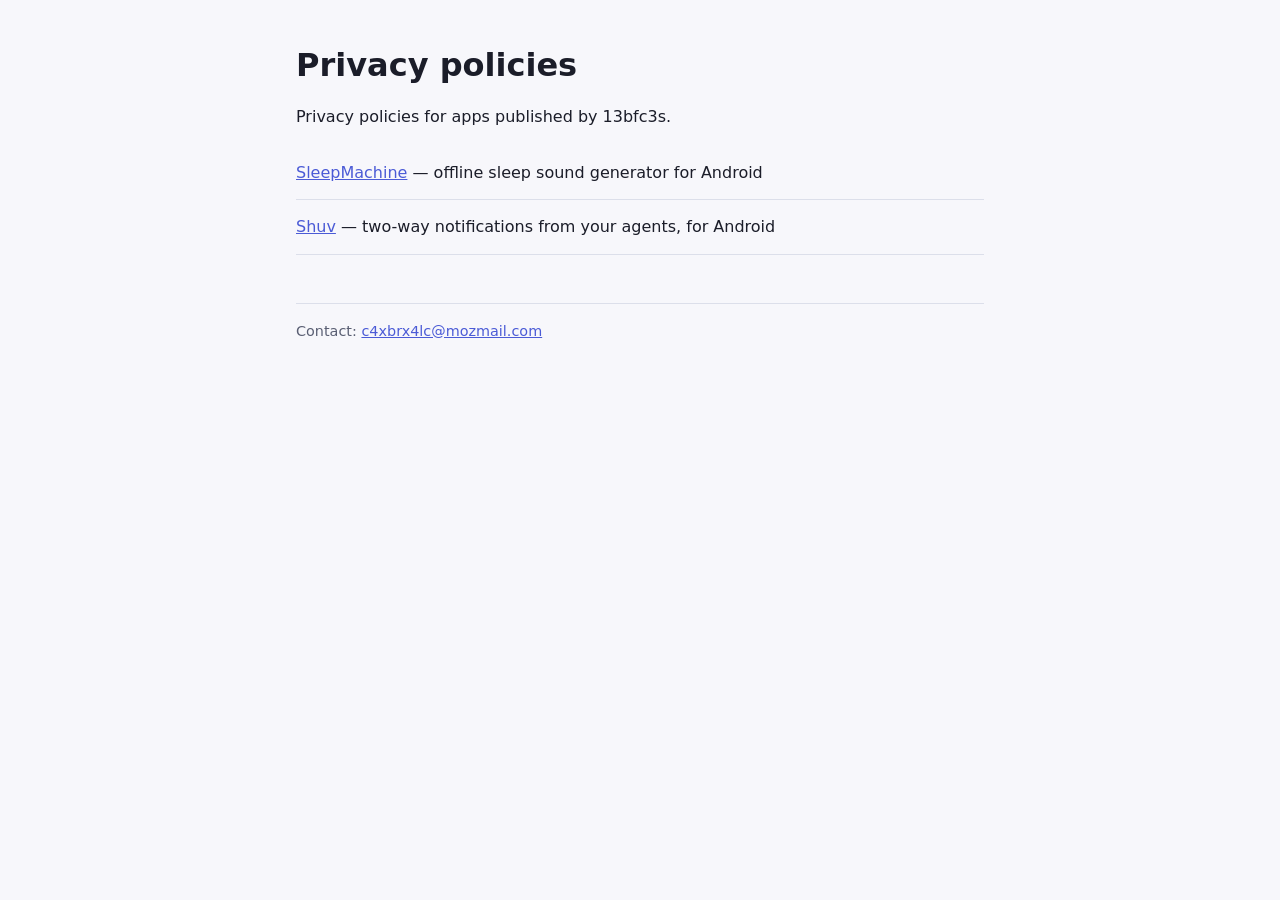
<file: index.html>
<!doctype html>
<html lang="en">
<head>
  <meta charset="utf-8"><meta name="viewport" content="width=device-width, initial-scale=1">
  <title>Privacy Policies — 13bfc3s</title>
  <link rel="stylesheet" href="style.css">
</head>
<body>
<main>
  <h1>Privacy policies</h1>
  <p>Privacy policies for apps published by 13bfc3s.</p>
  <ul class="apps">
    <li><a href="sleepmachine/">SleepMachine</a> — offline sleep sound generator for Android</li>
    <li><a href="shuv/">Shuv</a> — two-way notifications from your agents, for Android</li>
  </ul>
  <footer>Contact: <a href="mailto:c4xbrx4lc@mozmail.com">c4xbrx4lc@mozmail.com</a></footer>
</main>
</body>
</html>
</file>
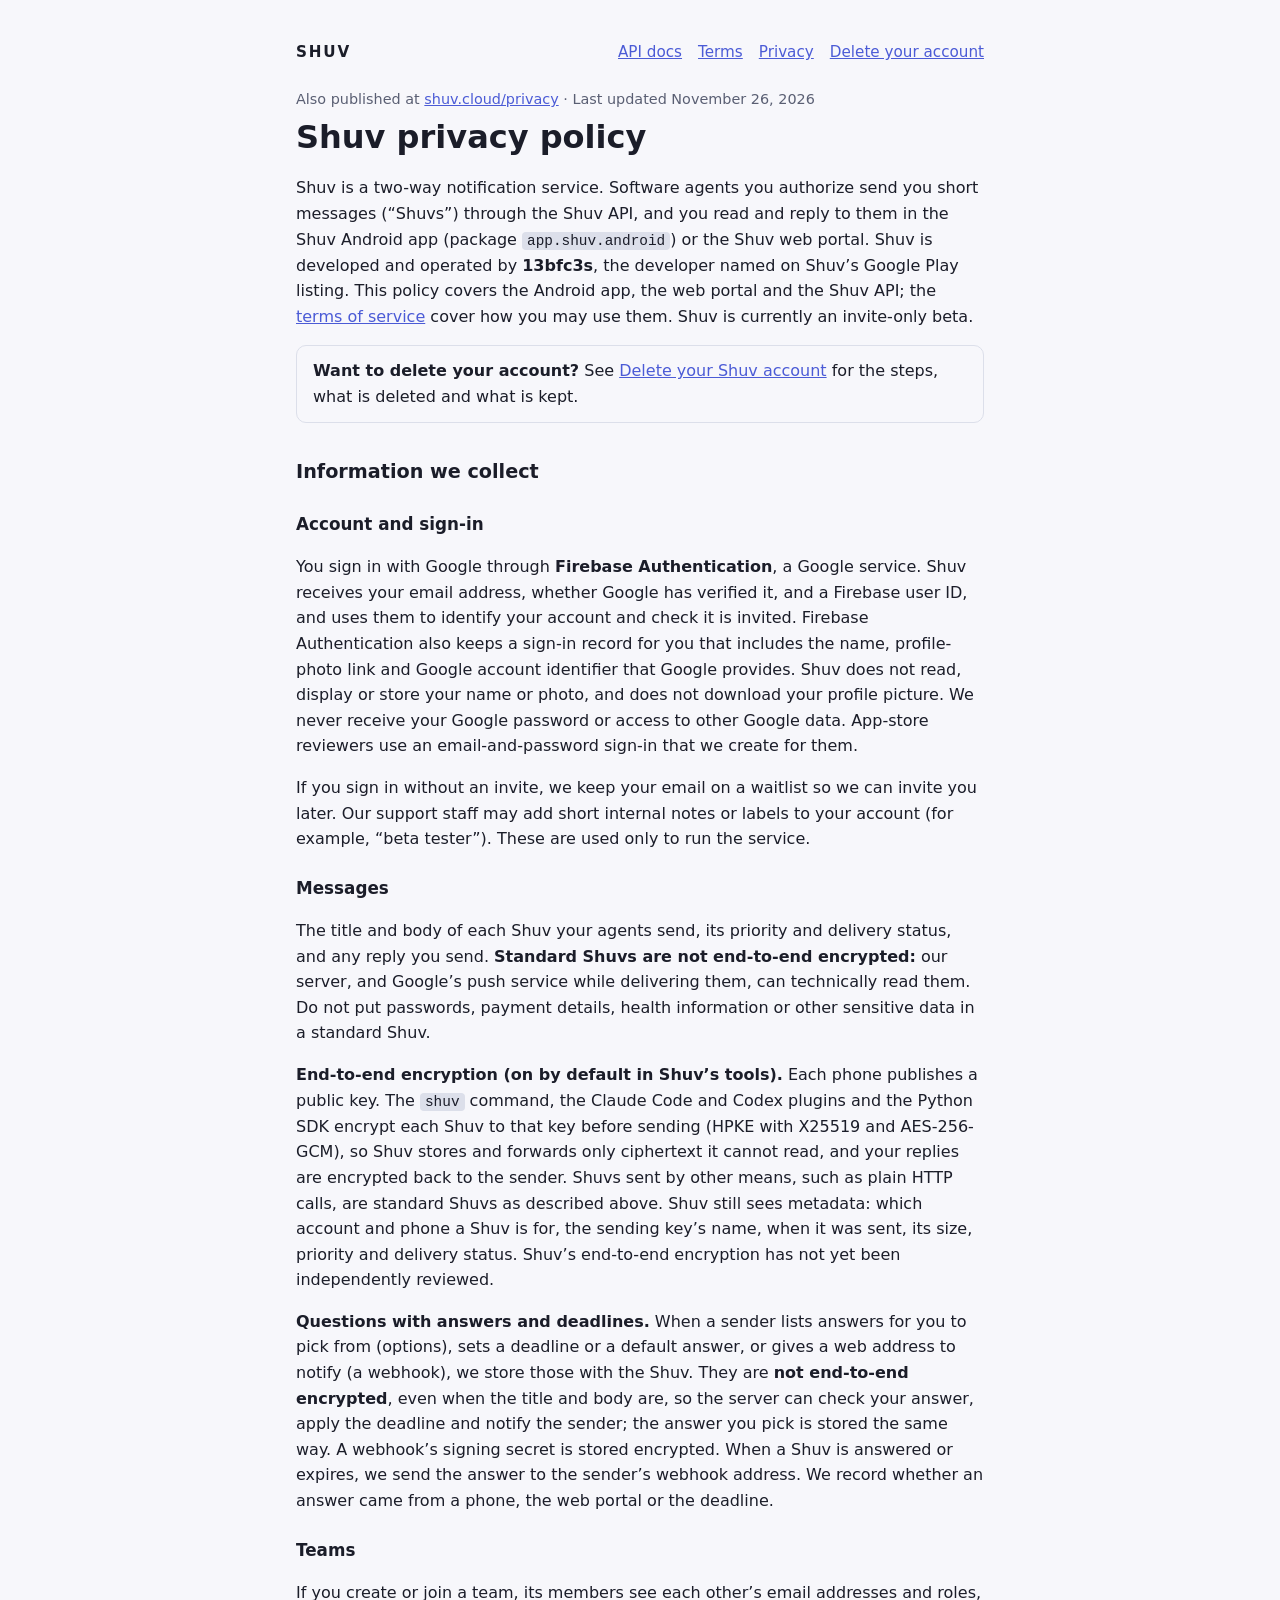
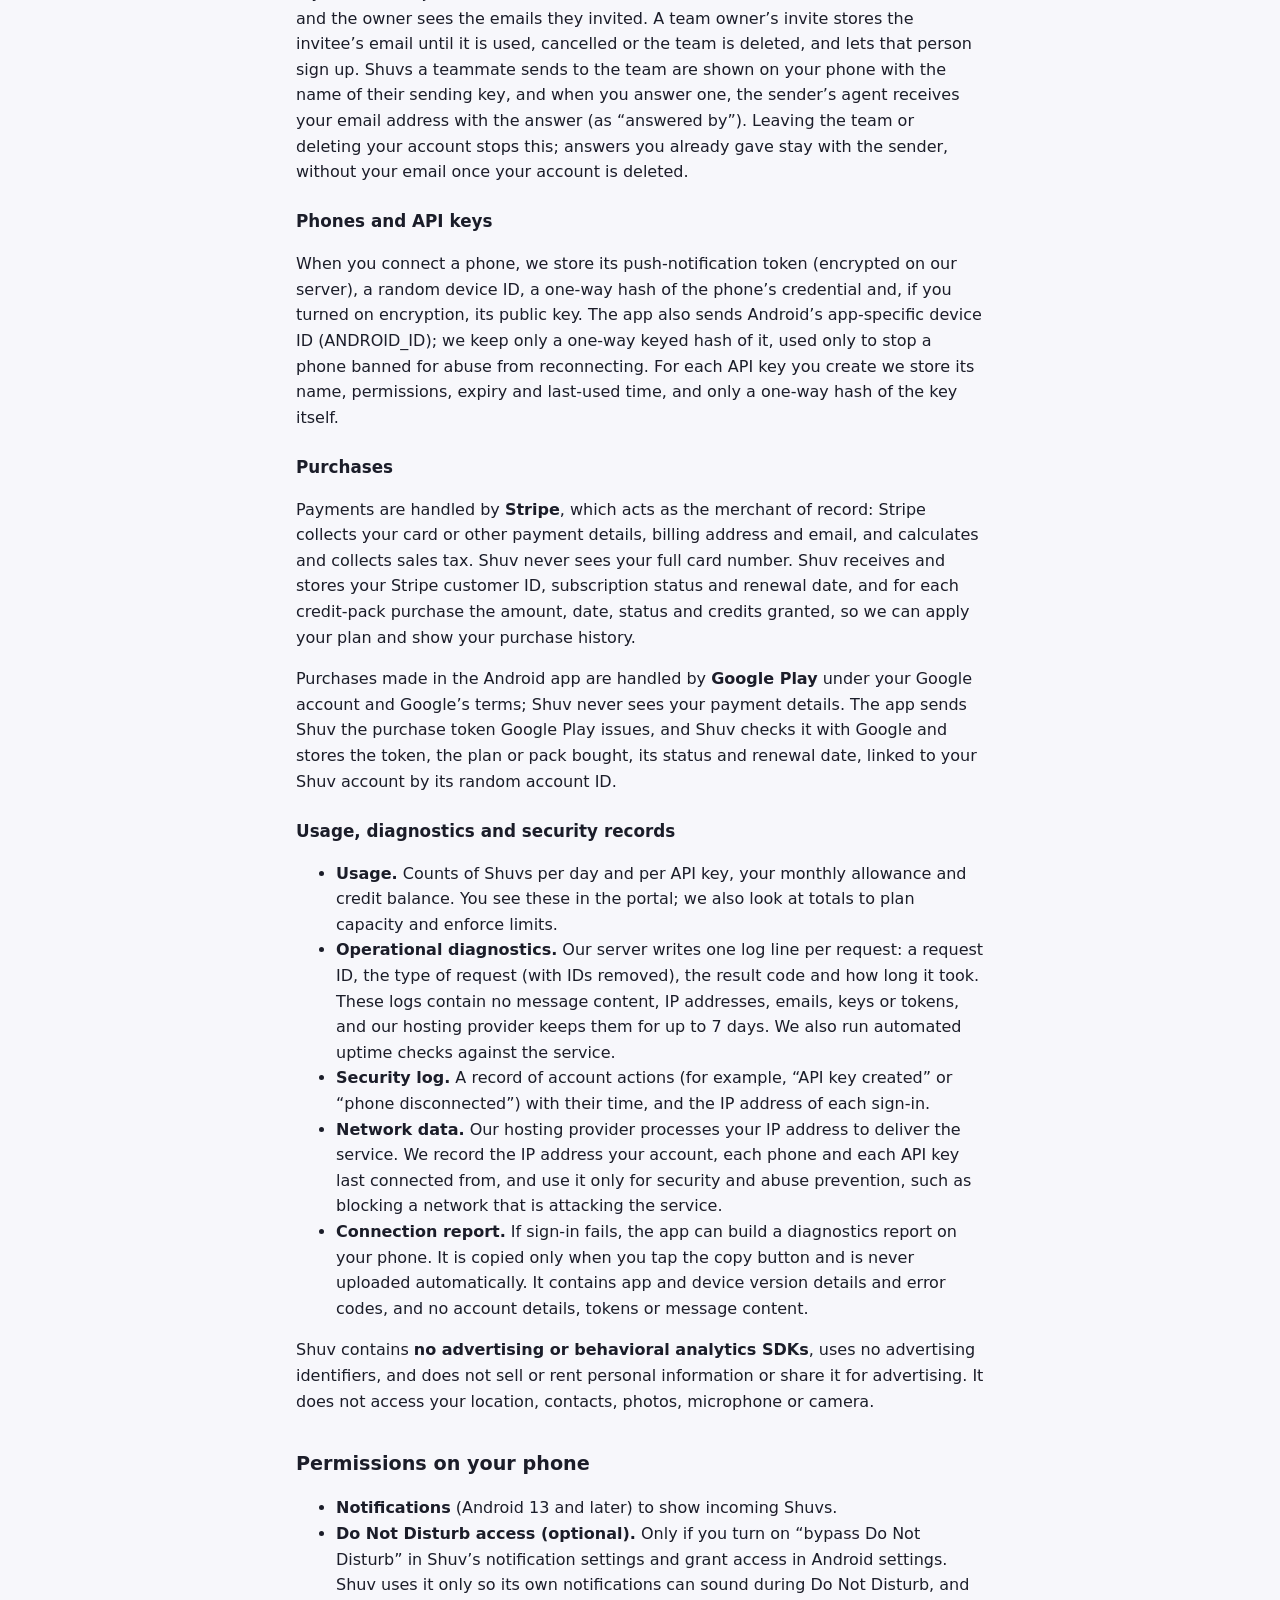
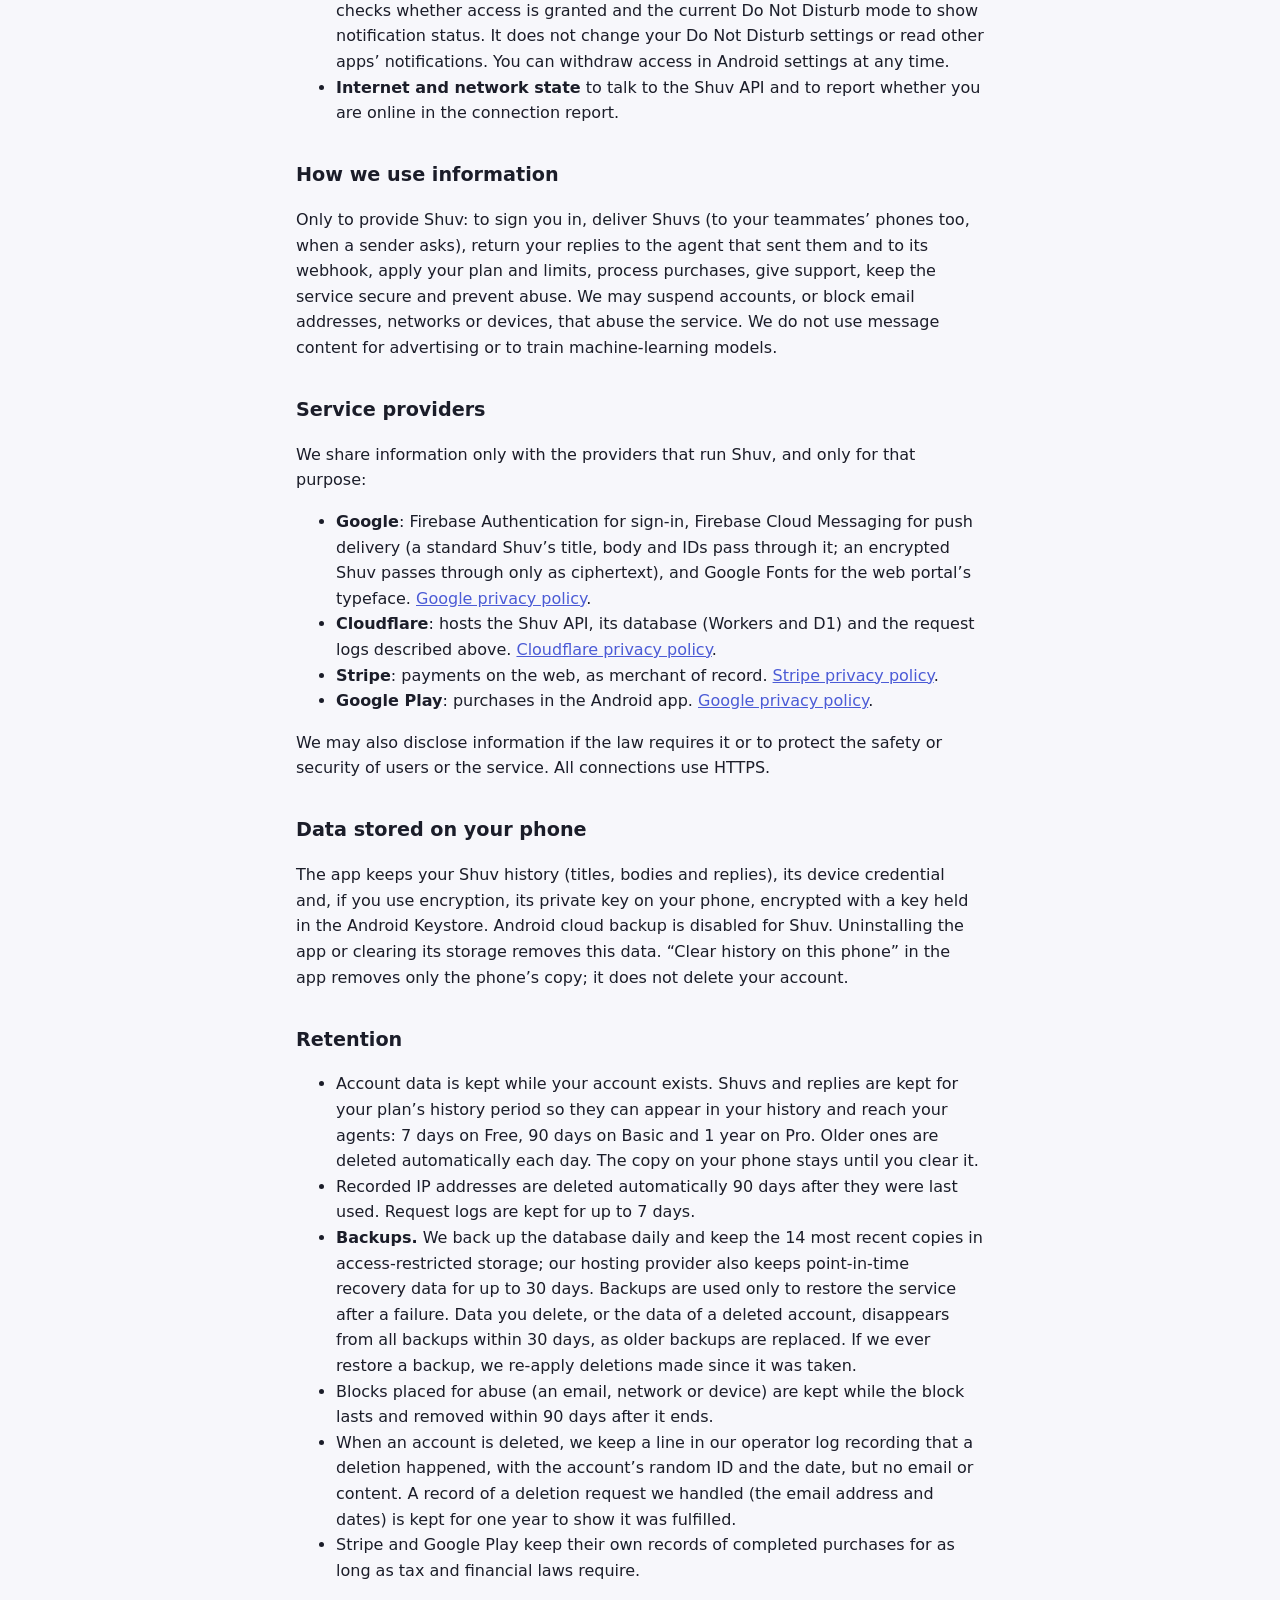
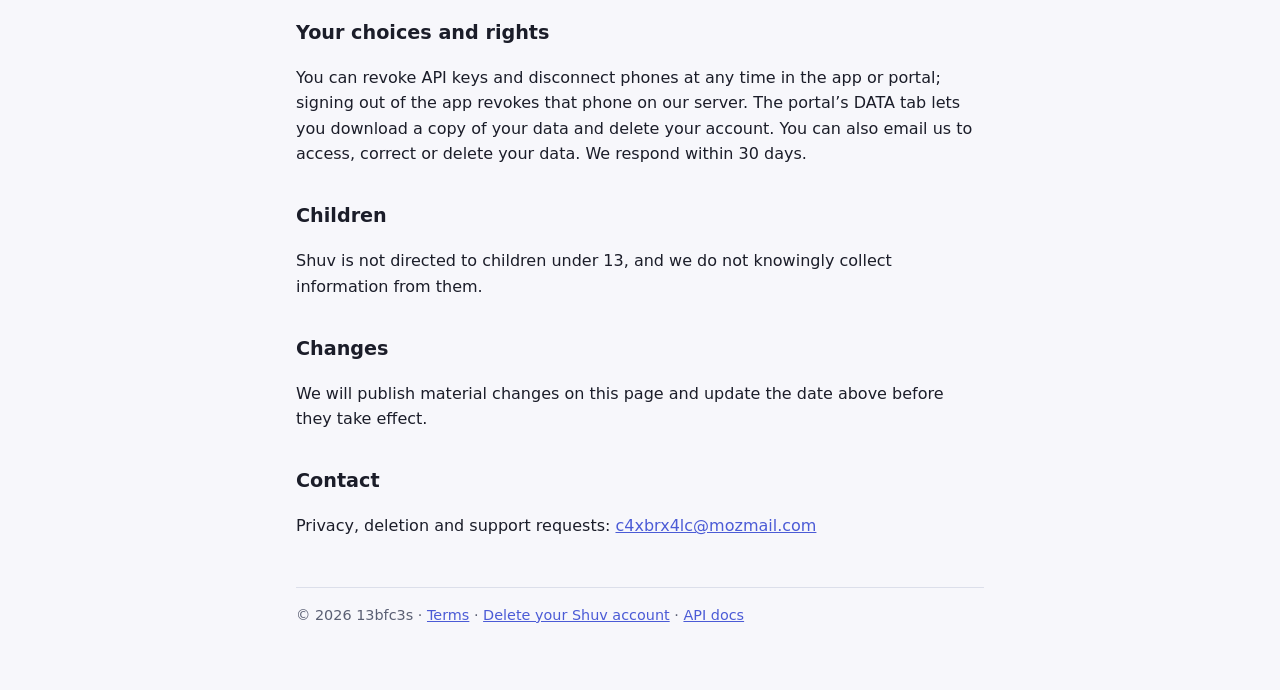
<file: shuv/index.html>
<!doctype html>
<html lang="en">
<head>
<meta charset="utf-8"><meta name="viewport" content="width=device-width, initial-scale=1">
<meta name="description" content="How Shuv handles your information.">
<title>Shuv Privacy Policy</title>
<link rel="stylesheet" href="../style.css">
</head>
<body>
<main>
<nav class="top"><b>SHUV</b><a href="https://shuv.cloud/docs">API docs</a><a href="https://shuv.cloud/terms">Terms</a><a href="https://shuv.cloud/privacy">Privacy</a><a href="https://shuv.cloud/delete">Delete your account</a></nav>
<div class="eyebrow">Also published at <a href="https://shuv.cloud/privacy">shuv.cloud/privacy</a> · Last updated November 26, 2026</div>
<h1>Shuv privacy policy</h1>
<p>Shuv is a two-way notification service. Software agents you authorize send you short messages (“Shuvs”) through the Shuv API, and you read and reply to them in the Shuv Android app (package <code>app.shuv.android</code>) or the Shuv web portal. Shuv is developed and operated by <strong>13bfc3s</strong>, the developer named on Shuv’s Google Play listing. This policy covers the Android app, the web portal and the Shuv API; the <a href="https://shuv.cloud/terms">terms of service</a> cover how you may use them. Shuv is currently an invite-only beta.</p>
<div class="box"><strong>Want to delete your account?</strong> See <a href="https://shuv.cloud/delete">Delete your Shuv account</a> for the steps, what is deleted and what is kept.</div>

<h2>Information we collect</h2>
<h3>Account and sign-in</h3>
<p>You sign in with Google through <strong>Firebase Authentication</strong>, a Google service. Shuv receives your email address, whether Google has verified it, and a Firebase user ID, and uses them to identify your account and check it is invited. Firebase Authentication also keeps a sign-in record for you that includes the name, profile-photo link and Google account identifier that Google provides. Shuv does not read, display or store your name or photo, and does not download your profile picture. We never receive your Google password or access to other Google data. App-store reviewers use an email-and-password sign-in that we create for them.</p>
<p>If you sign in without an invite, we keep your email on a waitlist so we can invite you later. Our support staff may add short internal notes or labels to your account (for example, “beta tester”). These are used only to run the service.</p>
<h3>Messages</h3>
<p>The title and body of each Shuv your agents send, its priority and delivery status, and any reply you send. <strong>Standard Shuvs are not end-to-end encrypted:</strong> our server, and Google’s push service while delivering them, can technically read them. Do not put passwords, payment details, health information or other sensitive data in a standard Shuv.</p>
<p><strong>End-to-end encryption (on by default in Shuv’s tools).</strong> Each phone publishes a public key. The <code>shuv</code> command, the Claude Code and Codex plugins and the Python SDK encrypt each Shuv to that key before sending (HPKE with X25519 and AES-256-GCM), so Shuv stores and forwards only ciphertext it cannot read, and your replies are encrypted back to the sender. Shuvs sent by other means, such as plain HTTP calls, are standard Shuvs as described above. Shuv still sees metadata: which account and phone a Shuv is for, the sending key’s name, when it was sent, its size, priority and delivery status. Shuv’s end-to-end encryption has not yet been independently reviewed.</p>
<p><strong>Questions with answers and deadlines.</strong> When a sender lists answers for you to pick from (options), sets a deadline or a default answer, or gives a web address to notify (a webhook), we store those with the Shuv. They are <strong>not end-to-end encrypted</strong>, even when the title and body are, so the server can check your answer, apply the deadline and notify the sender; the answer you pick is stored the same way. A webhook’s signing secret is stored encrypted. When a Shuv is answered or expires, we send the answer to the sender’s webhook address. We record whether an answer came from a phone, the web portal or the deadline.</p>
<h3>Teams</h3>
<p>If you create or join a team, its members see each other’s email addresses and roles, and the owner sees the emails they invited. A team owner’s invite stores the invitee’s email until it is used, cancelled or the team is deleted, and lets that person sign up. Shuvs a teammate sends to the team are shown on your phone with the name of their sending key, and when you answer one, the sender’s agent receives your email address with the answer (as “answered by”). Leaving the team or deleting your account stops this; answers you already gave stay with the sender, without your email once your account is deleted.</p>
<h3>Phones and API keys</h3>
<p>When you connect a phone, we store its push-notification token (encrypted on our server), a random device ID, a one-way hash of the phone’s credential and, if you turned on encryption, its public key. The app also sends Android’s app-specific device ID (ANDROID_ID); we keep only a one-way keyed hash of it, used only to stop a phone banned for abuse from reconnecting. For each API key you create we store its name, permissions, expiry and last-used time, and only a one-way hash of the key itself.</p>
<h3>Purchases</h3>
<p>Payments are handled by <strong>Stripe</strong>, which acts as the merchant of record: Stripe collects your card or other payment details, billing address and email, and calculates and collects sales tax. Shuv never sees your full card number. Shuv receives and stores your Stripe customer ID, subscription status and renewal date, and for each credit-pack purchase the amount, date, status and credits granted, so we can apply your plan and show your purchase history.</p>
<p>Purchases made in the Android app are handled by <strong>Google Play</strong> under your Google account and Google’s terms; Shuv never sees your payment details. The app sends Shuv the purchase token Google Play issues, and Shuv checks it with Google and stores the token, the plan or pack bought, its status and renewal date, linked to your Shuv account by its random account ID.</p>
<h3>Usage, diagnostics and security records</h3>
<ul>
  <li><strong>Usage.</strong> Counts of Shuvs per day and per API key, your monthly allowance and credit balance. You see these in the portal; we also look at totals to plan capacity and enforce limits.</li>
  <li><strong>Operational diagnostics.</strong> Our server writes one log line per request: a request ID, the type of request (with IDs removed), the result code and how long it took. These logs contain no message content, IP addresses, emails, keys or tokens, and our hosting provider keeps them for up to 7 days. We also run automated uptime checks against the service.</li>
  <li><strong>Security log.</strong> A record of account actions (for example, “API key created” or “phone disconnected”) with their time, and the IP address of each sign-in.</li>
  <li><strong>Network data.</strong> Our hosting provider processes your IP address to deliver the service. We record the IP address your account, each phone and each API key last connected from, and use it only for security and abuse prevention, such as blocking a network that is attacking the service.</li>
  <li><strong>Connection report.</strong> If sign-in fails, the app can build a diagnostics report on your phone. It is copied only when you tap the copy button and is never uploaded automatically. It contains app and device version details and error codes, and no account details, tokens or message content.</li>
</ul>
<p>Shuv contains <strong>no advertising or behavioral analytics SDKs</strong>, uses no advertising identifiers, and does not sell or rent personal information or share it for advertising. It does not access your location, contacts, photos, microphone or camera.</p>

<h2>Permissions on your phone</h2>
<ul>
  <li><strong>Notifications</strong> (Android 13 and later) to show incoming Shuvs.</li>
  <li><strong>Do Not Disturb access (optional).</strong> Only if you turn on “bypass Do Not Disturb” in Shuv’s notification settings and grant access in Android settings. Shuv uses it only so its own notifications can sound during Do Not Disturb, and checks whether access is granted and the current Do Not Disturb mode to show notification status. It does not change your Do Not Disturb settings or read other apps’ notifications. You can withdraw access in Android settings at any time.</li>
  <li><strong>Internet and network state</strong> to talk to the Shuv API and to report whether you are online in the connection report.</li>
</ul>

<h2>How we use information</h2>
<p>Only to provide Shuv: to sign you in, deliver Shuvs (to your teammates’ phones too, when a sender asks), return your replies to the agent that sent them and to its webhook, apply your plan and limits, process purchases, give support, keep the service secure and prevent abuse. We may suspend accounts, or block email addresses, networks or devices, that abuse the service. We do not use message content for advertising or to train machine-learning models.</p>

<h2>Service providers</h2>
<p>We share information only with the providers that run Shuv, and only for that purpose:</p>
<ul>
  <li><strong>Google</strong>: Firebase Authentication for sign-in, Firebase Cloud Messaging for push delivery (a standard Shuv’s title, body and IDs pass through it; an encrypted Shuv passes through only as ciphertext), and Google Fonts for the web portal’s typeface. <a href="https://policies.google.com/privacy">Google privacy policy</a>.</li>
  <li><strong>Cloudflare</strong>: hosts the Shuv API, its database (Workers and D1) and the request logs described above. <a href="https://www.cloudflare.com/privacypolicy/">Cloudflare privacy policy</a>.</li>
  <li><strong>Stripe</strong>: payments on the web, as merchant of record. <a href="https://stripe.com/privacy">Stripe privacy policy</a>.</li>
  <li><strong>Google Play</strong>: purchases in the Android app. <a href="https://policies.google.com/privacy">Google privacy policy</a>.</li>
</ul>
<p>We may also disclose information if the law requires it or to protect the safety or security of users or the service. All connections use HTTPS.</p>

<h2>Data stored on your phone</h2>
<p>The app keeps your Shuv history (titles, bodies and replies), its device credential and, if you use encryption, its private key on your phone, encrypted with a key held in the Android Keystore. Android cloud backup is disabled for Shuv. Uninstalling the app or clearing its storage removes this data. “Clear history on this phone” in the app removes only the phone’s copy; it does not delete your account.</p>

<h2>Retention</h2>
<ul>
  <li>Account data is kept while your account exists. Shuvs and replies are kept for your plan’s history period so they can appear in your history and reach your agents: 7 days on Free, 90 days on Basic and 1 year on Pro. Older ones are deleted automatically each day. The copy on your phone stays until you clear it.</li>
  <li>Recorded IP addresses are deleted automatically 90 days after they were last used. Request logs are kept for up to 7 days.</li>
  <li><strong>Backups.</strong> We back up the database daily and keep the 14 most recent copies in access-restricted storage; our hosting provider also keeps point-in-time recovery data for up to 30 days. Backups are used only to restore the service after a failure. Data you delete, or the data of a deleted account, disappears from all backups within 30 days, as older backups are replaced. If we ever restore a backup, we re-apply deletions made since it was taken.</li>
  <li>Blocks placed for abuse (an email, network or device) are kept while the block lasts and removed within 90 days after it ends.</li>
  <li>When an account is deleted, we keep a line in our operator log recording that a deletion happened, with the account’s random ID and the date, but no email or content. A record of a deletion request we handled (the email address and dates) is kept for one year to show it was fulfilled.</li>
  <li>Stripe and Google Play keep their own records of completed purchases for as long as tax and financial laws require.</li>
</ul>

<h2>Your choices and rights</h2>
<p>You can revoke API keys and disconnect phones at any time in the app or portal; signing out of the app revokes that phone on our server. The portal’s DATA tab lets you download a copy of your data and delete your account. You can also email us to access, correct or delete your data. We respond within 30 days.</p>

<h2>Children</h2>
<p>Shuv is not directed to children under 13, and we do not knowingly collect information from them.</p>

<h2>Changes</h2>
<p>We will publish material changes on this page and update the date above before they take effect.</p>

<h2>Contact</h2>
<p>Privacy, deletion and support requests: <a href="mailto:c4xbrx4lc@mozmail.com">c4xbrx4lc@mozmail.com</a></p>
<footer>© 2026 13bfc3s · <a href="https://shuv.cloud/terms">Terms</a> · <a href="https://shuv.cloud/delete">Delete your Shuv account</a> · <a href="https://shuv.cloud/docs">API docs</a></footer>
</main>
</body>
</html>
</file>
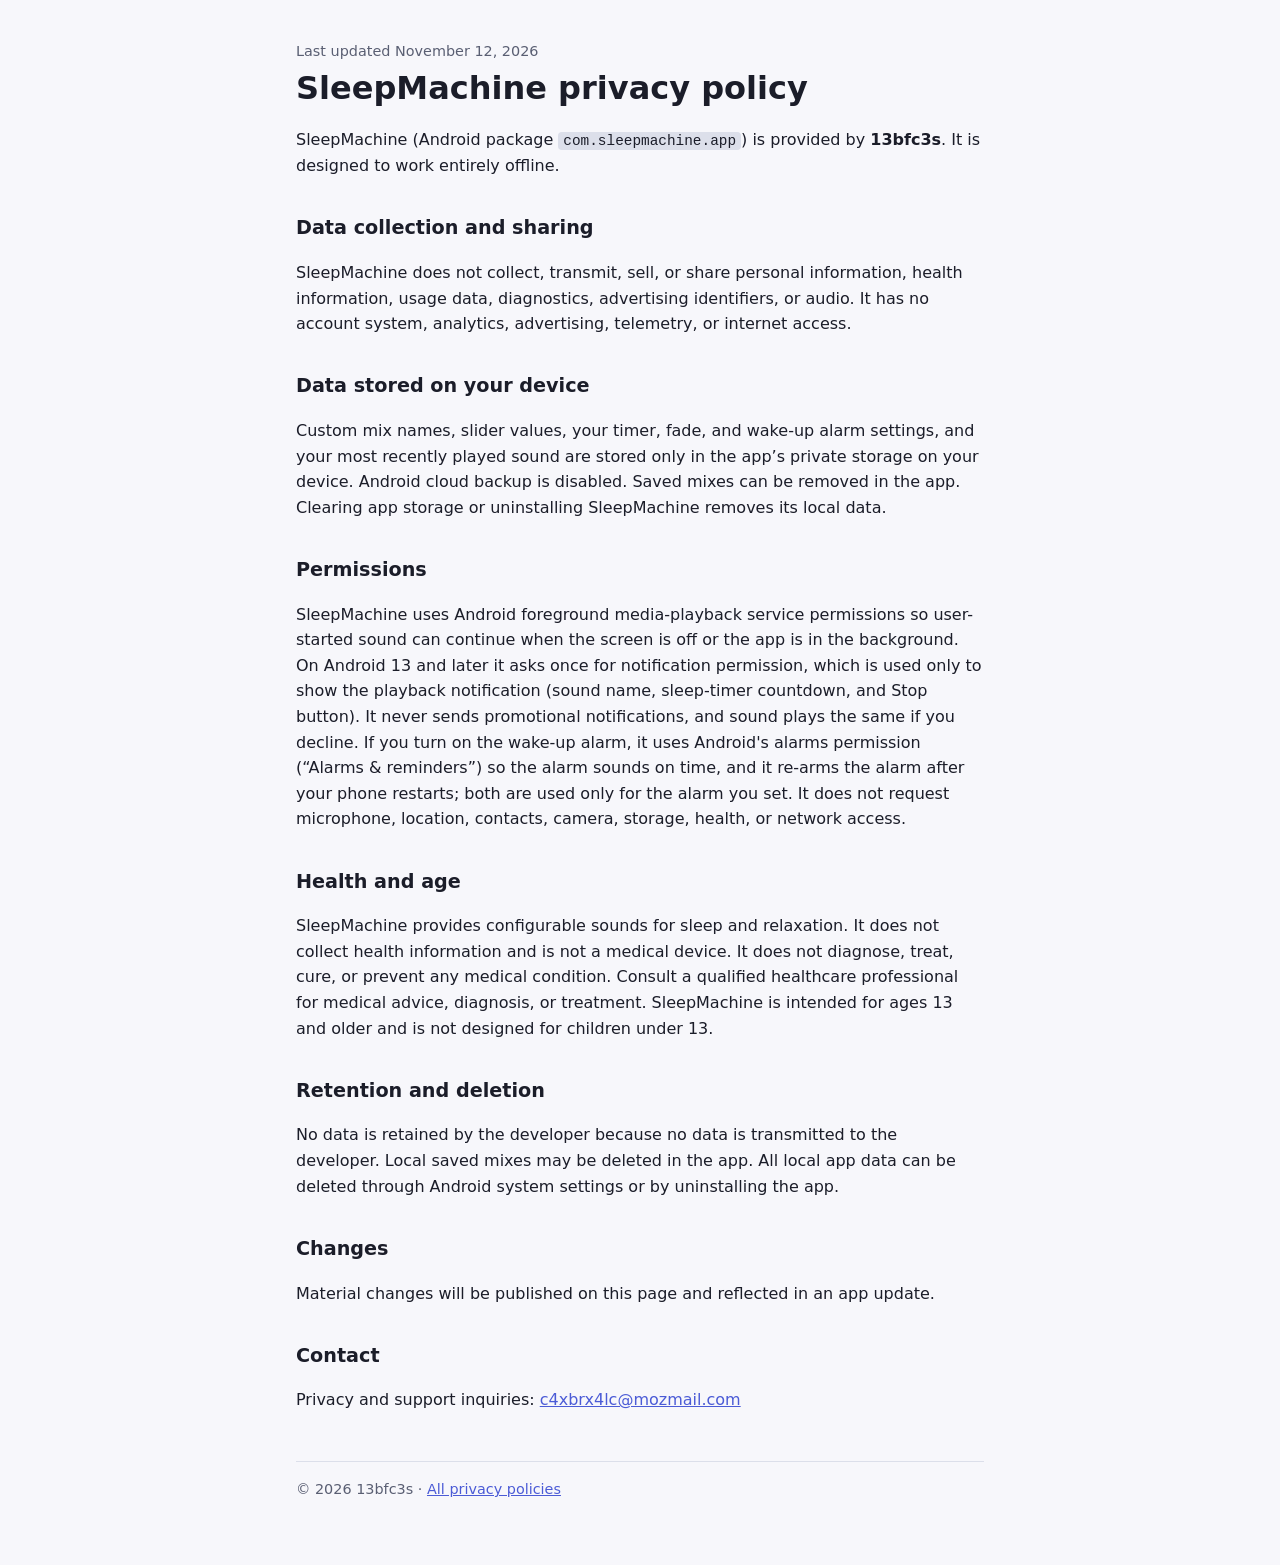
<file: sleepmachine/index.html>
<!doctype html>
<html lang="en">
<head>
  <meta charset="utf-8"><meta name="viewport" content="width=device-width, initial-scale=1">
  <meta name="description" content="SleepMachine privacy policy.">
  <title>SleepMachine Privacy Policy</title>
  <link rel="stylesheet" href="../style.css">
</head>
<body>
<main>
  <div class="eyebrow">Last updated November 12, 2026</div>
  <h1>SleepMachine privacy policy</h1>
  <p>SleepMachine (Android package <code>com.sleepmachine.app</code>) is provided by <strong>13bfc3s</strong>. It is designed to work entirely offline.</p>

  <h2>Data collection and sharing</h2>
  <p>SleepMachine does not collect, transmit, sell, or share personal information, health information, usage data, diagnostics, advertising identifiers, or audio. It has no account system, analytics, advertising, telemetry, or internet access.</p>

  <h2>Data stored on your device</h2>
  <p>Custom mix names, slider values, your timer, fade, and wake-up alarm settings, and your most recently played sound are stored only in the app’s private storage on your device. Android cloud backup is disabled. Saved mixes can be removed in the app. Clearing app storage or uninstalling SleepMachine removes its local data.</p>

  <h2>Permissions</h2>
  <p>SleepMachine uses Android foreground media-playback service permissions so user-started sound can continue when the screen is off or the app is in the background. On Android 13 and later it asks once for notification permission, which is used only to show the playback notification (sound name, sleep-timer countdown, and Stop button). It never sends promotional notifications, and sound plays the same if you decline. If you turn on the wake-up alarm, it uses Android's alarms permission (“Alarms &amp; reminders”) so the alarm sounds on time, and it re-arms the alarm after your phone restarts; both are used only for the alarm you set. It does not request microphone, location, contacts, camera, storage, health, or network access.</p>

  <h2>Health and age</h2>
  <p>SleepMachine provides configurable sounds for sleep and relaxation. It does not collect health information and is not a medical device. It does not diagnose, treat, cure, or prevent any medical condition. Consult a qualified healthcare professional for medical advice, diagnosis, or treatment. SleepMachine is intended for ages 13 and older and is not designed for children under 13.</p>

  <h2>Retention and deletion</h2>
  <p>No data is retained by the developer because no data is transmitted to the developer. Local saved mixes may be deleted in the app. All local app data can be deleted through Android system settings or by uninstalling the app.</p>

  <h2>Changes</h2>
  <p>Material changes will be published on this page and reflected in an app update.</p>

  <h2>Contact</h2>
  <p>Privacy and support inquiries: <a href="mailto:c4xbrx4lc@mozmail.com">c4xbrx4lc@mozmail.com</a></p>

  <footer>© 2026 13bfc3s · <a href="../">All privacy policies</a></footer>
</main>
</body>
</html>
</file>
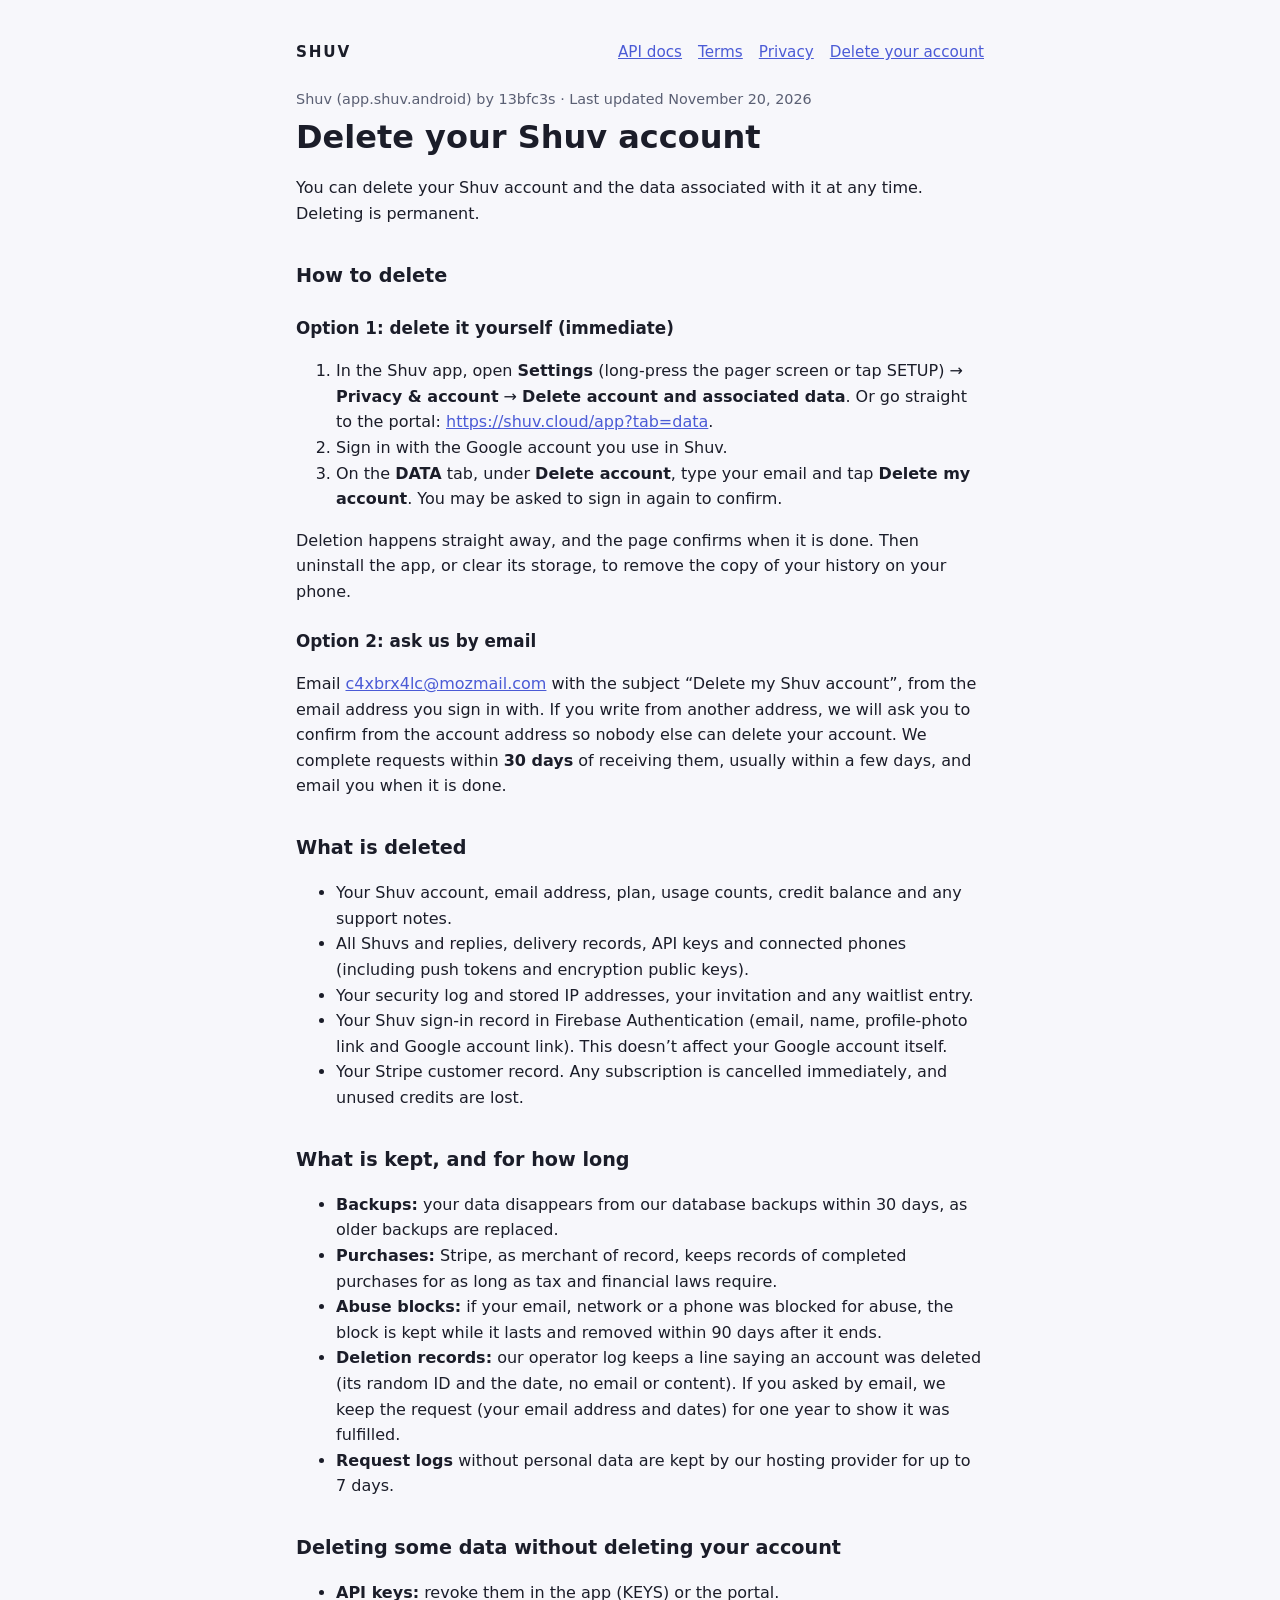
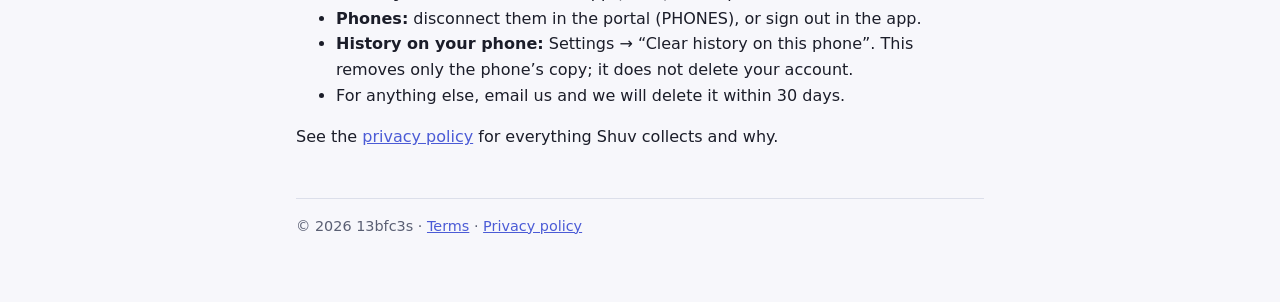
<file: shuv/delete/index.html>
<!doctype html>
<html lang="en">
<head>
<meta charset="utf-8"><meta name="viewport" content="width=device-width, initial-scale=1">
<meta name="description" content="How to delete your Shuv account and the data associated with it.">
<title>Delete your Shuv account</title>
<link rel="stylesheet" href="../../style.css">
</head>
<body>
<main>
<nav class="top"><b>SHUV</b><a href="https://shuv.cloud/docs">API docs</a><a href="https://shuv.cloud/terms">Terms</a><a href="https://shuv.cloud/privacy">Privacy</a><a href="https://shuv.cloud/delete">Delete your account</a></nav>
<div class="eyebrow">Shuv (app.shuv.android) by 13bfc3s · Last updated November 20, 2026</div>
<h1>Delete your Shuv account</h1>
<p>You can delete your Shuv account and the data associated with it at any time. Deleting is permanent.</p>

<h2>How to delete</h2>
<h3>Option 1: delete it yourself (immediate)</h3>
<ol>
  <li>In the Shuv app, open <strong>Settings</strong> (long-press the pager screen or tap SETUP) → <strong>Privacy &amp; account</strong> → <strong>Delete account and associated data</strong>. Or go straight to the portal: <a href="https://shuv.cloud/app?tab=data">https://shuv.cloud/app?tab=data</a>.</li>
  <li>Sign in with the Google account you use in Shuv.</li>
  <li>On the <strong>DATA</strong> tab, under <strong>Delete account</strong>, type your email and tap <strong>Delete my account</strong>. You may be asked to sign in again to confirm.</li>
</ol>
<p>Deletion happens straight away, and the page confirms when it is done. Then uninstall the app, or clear its storage, to remove the copy of your history on your phone.</p>
<h3>Option 2: ask us by email</h3>
<p>Email <a href="mailto:c4xbrx4lc@mozmail.com?subject=Delete%20my%20Shuv%20account">c4xbrx4lc@mozmail.com</a> with the subject “Delete my Shuv account”, from the email address you sign in with. If you write from another address, we will ask you to confirm from the account address so nobody else can delete your account. We complete requests within <strong>30 days</strong> of receiving them, usually within a few days, and email you when it is done.</p>

<h2>What is deleted</h2>
<ul>
  <li>Your Shuv account, email address, plan, usage counts, credit balance and any support notes.</li>
  <li>All Shuvs and replies, delivery records, API keys and connected phones (including push tokens and encryption public keys).</li>
  <li>Your security log and stored IP addresses, your invitation and any waitlist entry.</li>
  <li>Your Shuv sign-in record in Firebase Authentication (email, name, profile-photo link and Google account link). This doesn’t affect your Google account itself.</li>
  <li>Your Stripe customer record. Any subscription is cancelled immediately, and unused credits are lost.</li>
</ul>

<h2>What is kept, and for how long</h2>
<ul>
  <li><strong>Backups:</strong> your data disappears from our database backups within 30 days, as older backups are replaced.</li>
  <li><strong>Purchases:</strong> Stripe, as merchant of record, keeps records of completed purchases for as long as tax and financial laws require.</li>
  <li><strong>Abuse blocks:</strong> if your email, network or a phone was blocked for abuse, the block is kept while it lasts and removed within 90 days after it ends.</li>
  <li><strong>Deletion records:</strong> our operator log keeps a line saying an account was deleted (its random ID and the date, no email or content). If you asked by email, we keep the request (your email address and dates) for one year to show it was fulfilled.</li>
  <li><strong>Request logs</strong> without personal data are kept by our hosting provider for up to 7 days.</li>
</ul>

<h2>Deleting some data without deleting your account</h2>
<ul>
  <li><strong>API keys:</strong> revoke them in the app (KEYS) or the portal.</li>
  <li><strong>Phones:</strong> disconnect them in the portal (PHONES), or sign out in the app.</li>
  <li><strong>History on your phone:</strong> Settings → “Clear history on this phone”. This removes only the phone’s copy; it does not delete your account.</li>
  <li>For anything else, email us and we will delete it within 30 days.</li>
</ul>
<p>See the <a href="https://shuv.cloud/privacy">privacy policy</a> for everything Shuv collects and why.</p>
<footer>© 2026 13bfc3s · <a href="https://shuv.cloud/terms">Terms</a> · <a href="https://shuv.cloud/privacy">Privacy policy</a></footer>
</main>
</body>
</html>
</file>
<file: style.css>
:root {
  --bg: #f7f7fb; --fg: #1b1d29; --muted: #5a5f73; --accent: #4b5bd6; --rule: #dcdfea;
}
@media (prefers-color-scheme: dark) {
  :root { --bg: #0b0f1a; --fg: #e9ebf5; --muted: #a4a9bf; --accent: #9fb0ff; --rule: #252b3d; }
}
* { box-sizing: border-box; }
body { margin: 0; background: var(--bg); color: var(--fg); font: 16px/1.6 system-ui, -apple-system, "Segoe UI", Roboto, sans-serif; }
main { max-width: 720px; margin: 0 auto; padding: 40px 16px 64px; }
h1 { font-size: 2rem; line-height: 1.2; margin: 0.2em 0 0.6em; }
h2 { font-size: 1.2rem; margin: 1.8em 0 0.4em; }
p, li { color: var(--fg); }
a { color: var(--accent); }
.eyebrow { color: var(--muted); font-size: 0.9rem; }
.apps { list-style: none; padding: 0; }
.apps li { padding: 14px 0; border-bottom: 1px solid var(--rule); }
footer { color: var(--muted); font-size: 0.9rem; margin-top: 48px; border-top: 1px solid var(--rule); padding-top: 16px; }
nav.top { display: flex; gap: 16px; flex-wrap: wrap; font-size: .95rem; margin-bottom: 24px; }
nav.top b { margin-right: auto; letter-spacing: .12em; }
h3 { font-size: 1.05rem; margin: 1.4em 0 .3em; }
code { background: var(--rule); padding: 1px 5px; border-radius: 4px; font-size: .9em; }
.box { border: 1px solid var(--rule); border-radius: 10px; padding: 12px 16px; margin: 16px 0; }
</file>
